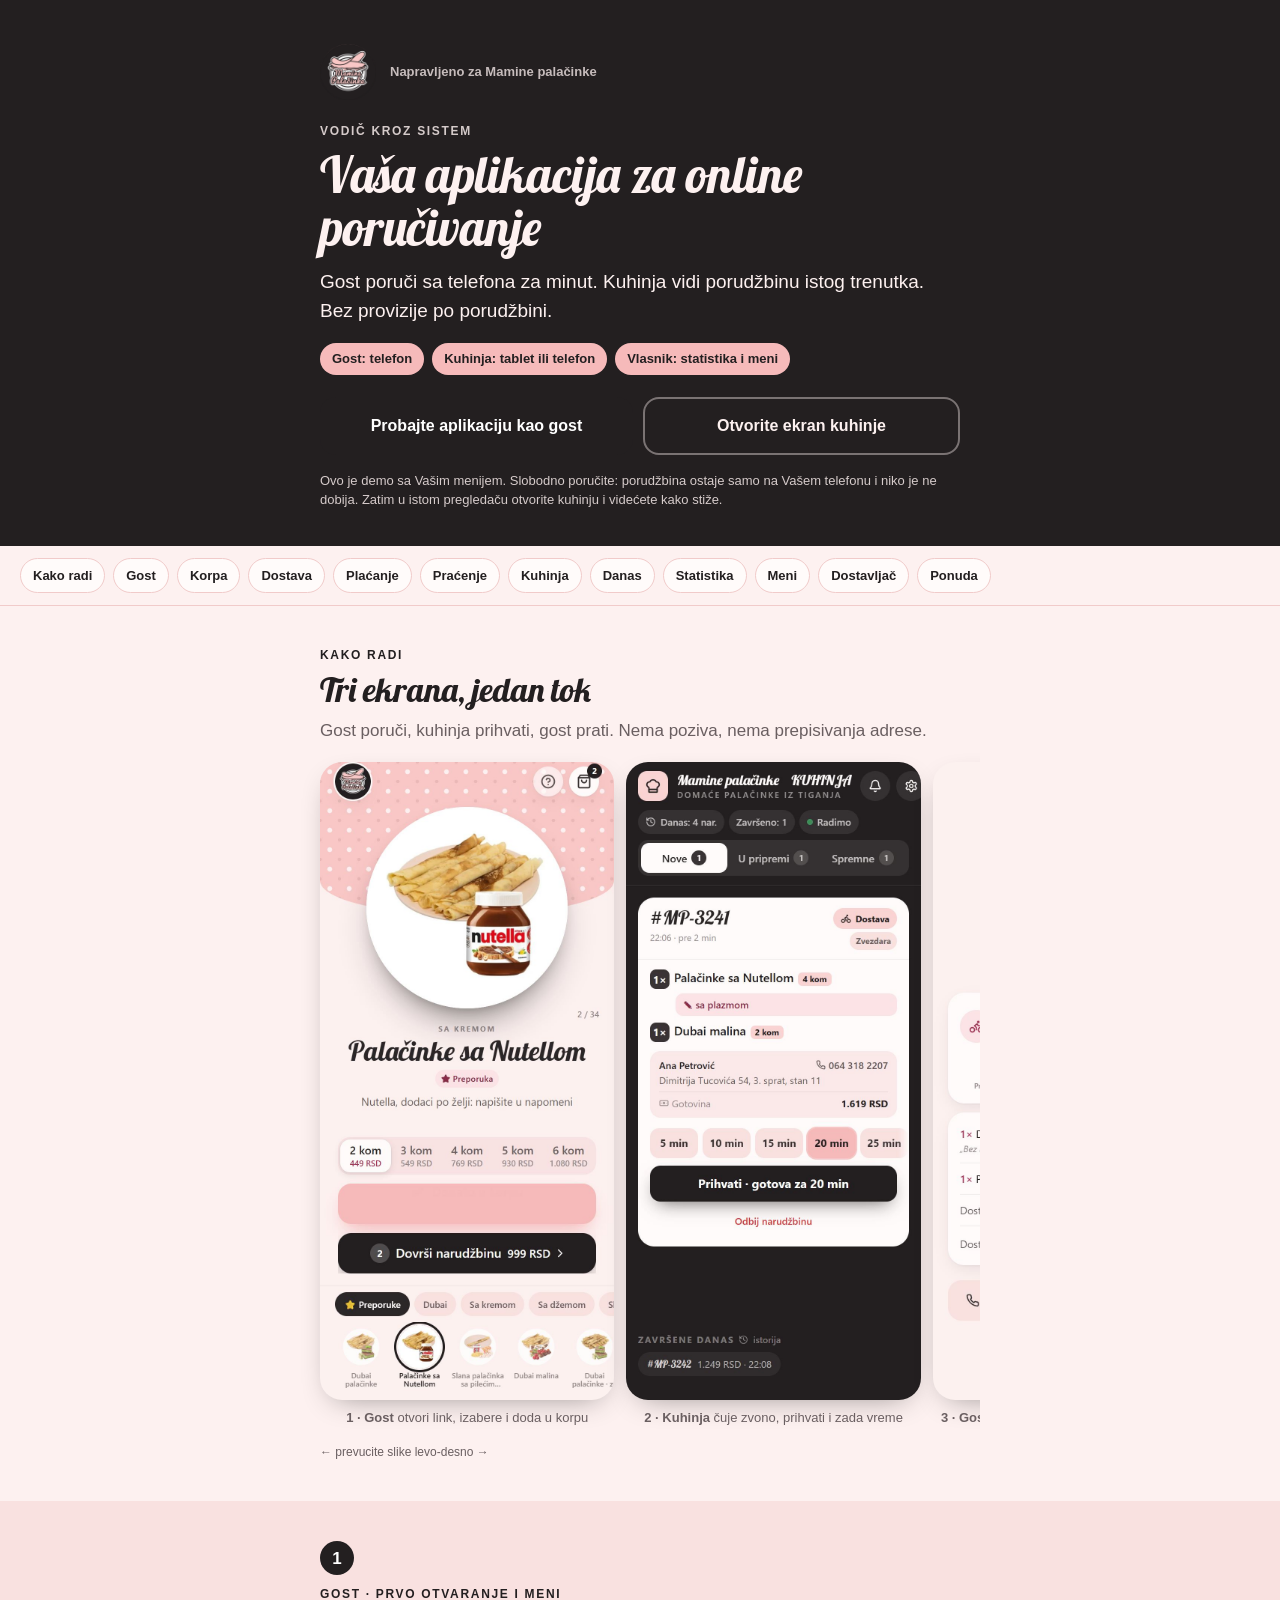
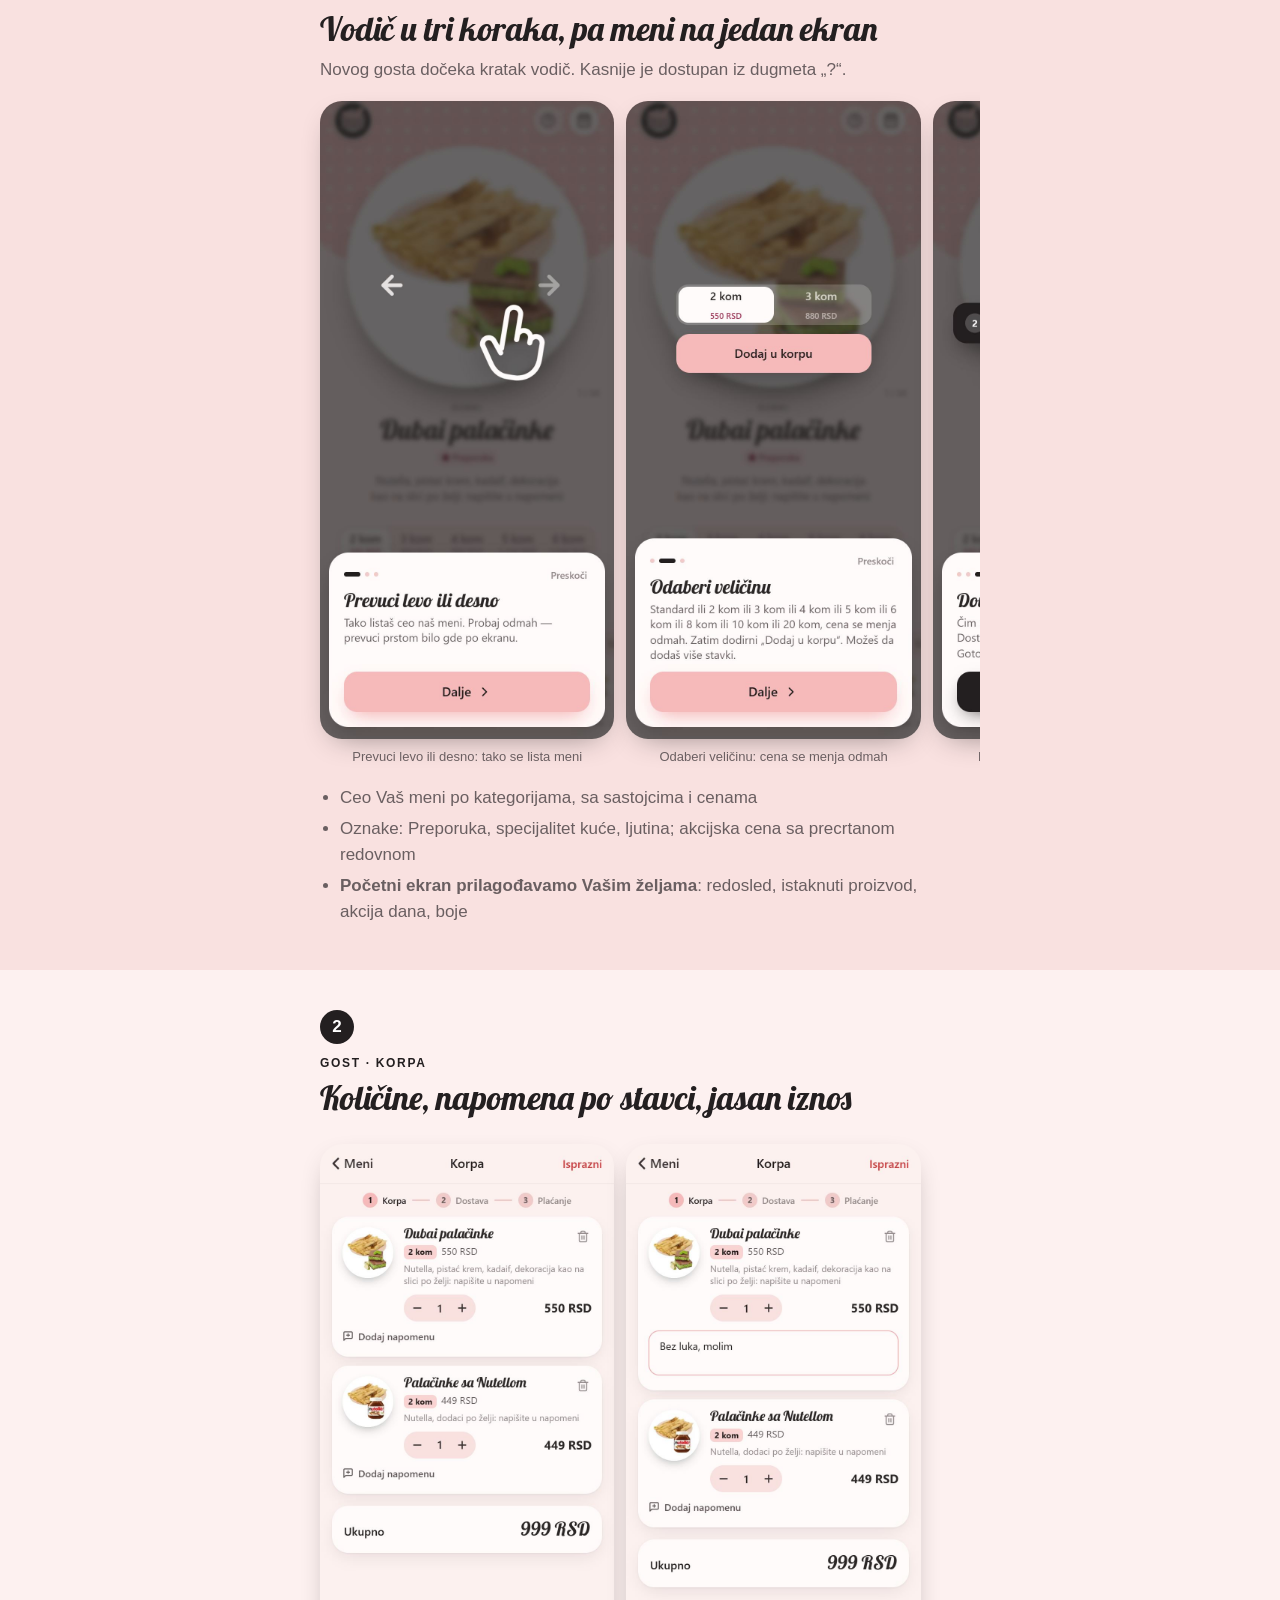
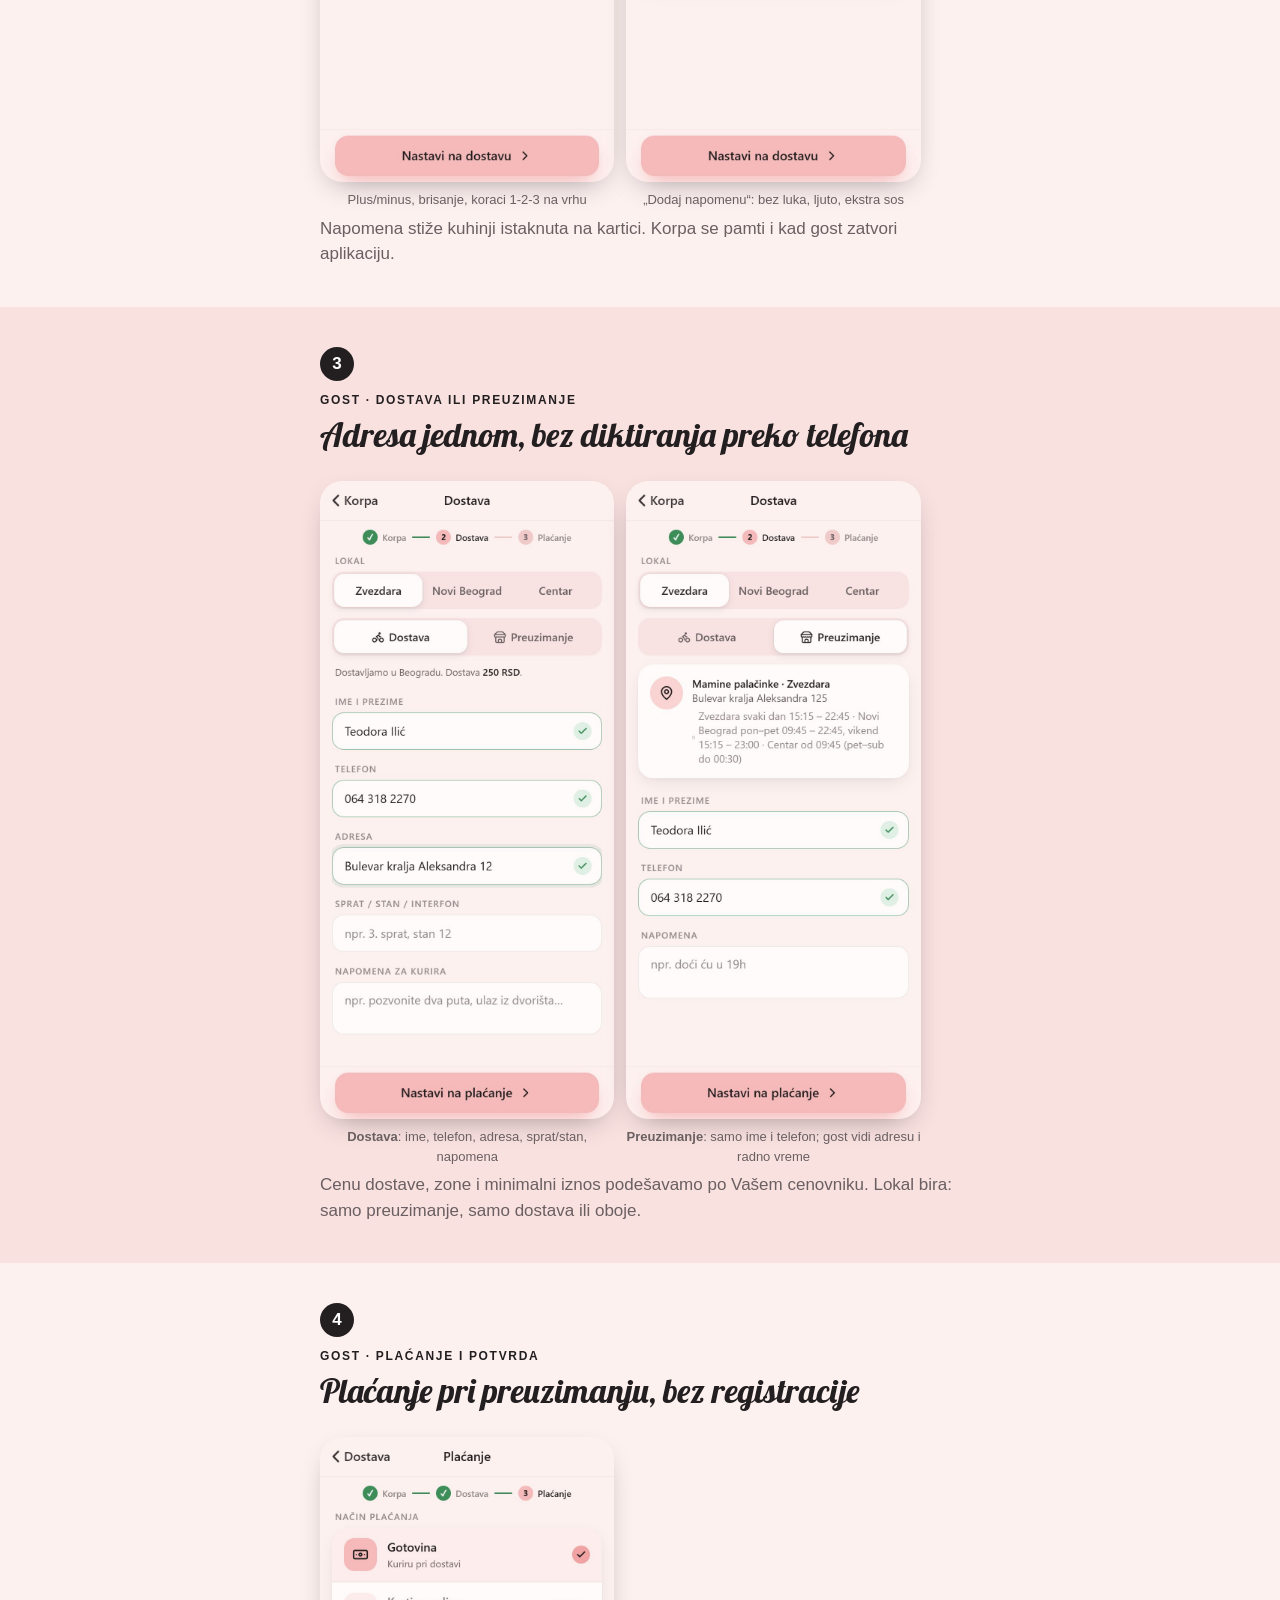
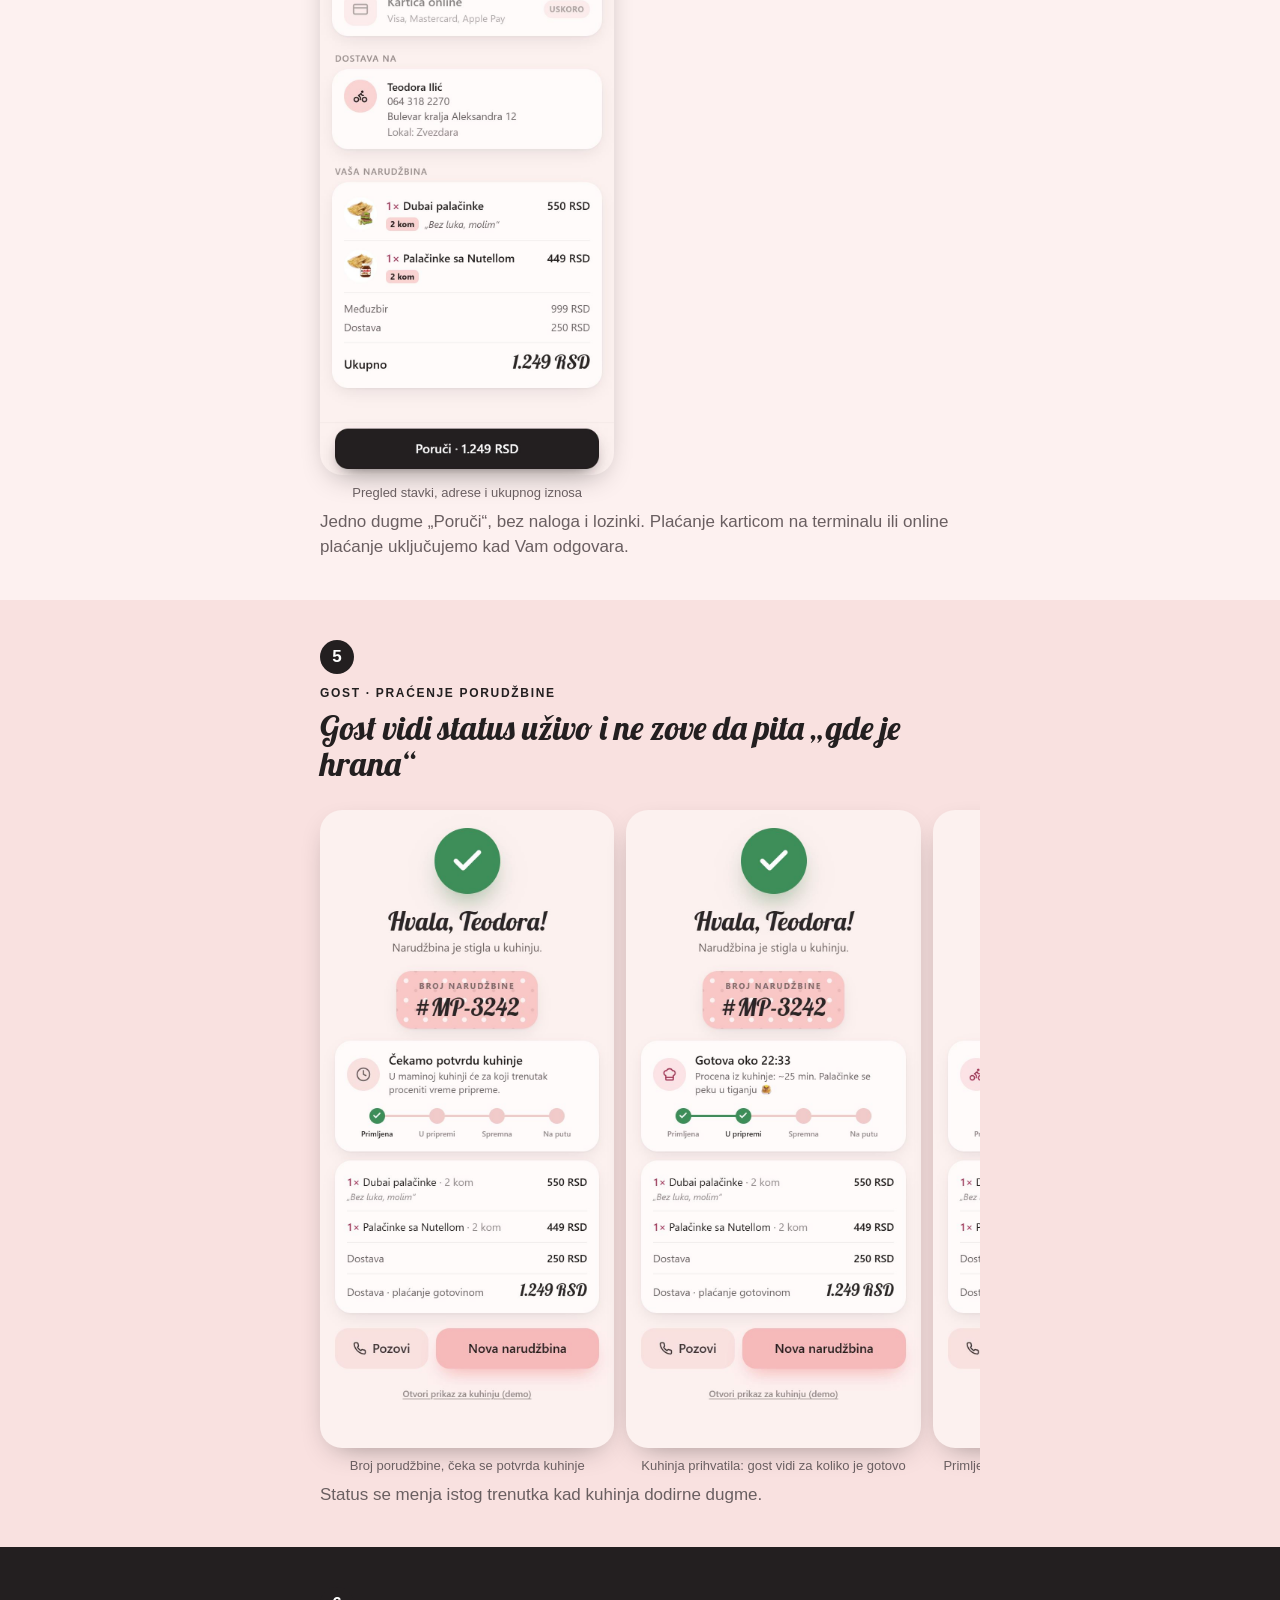
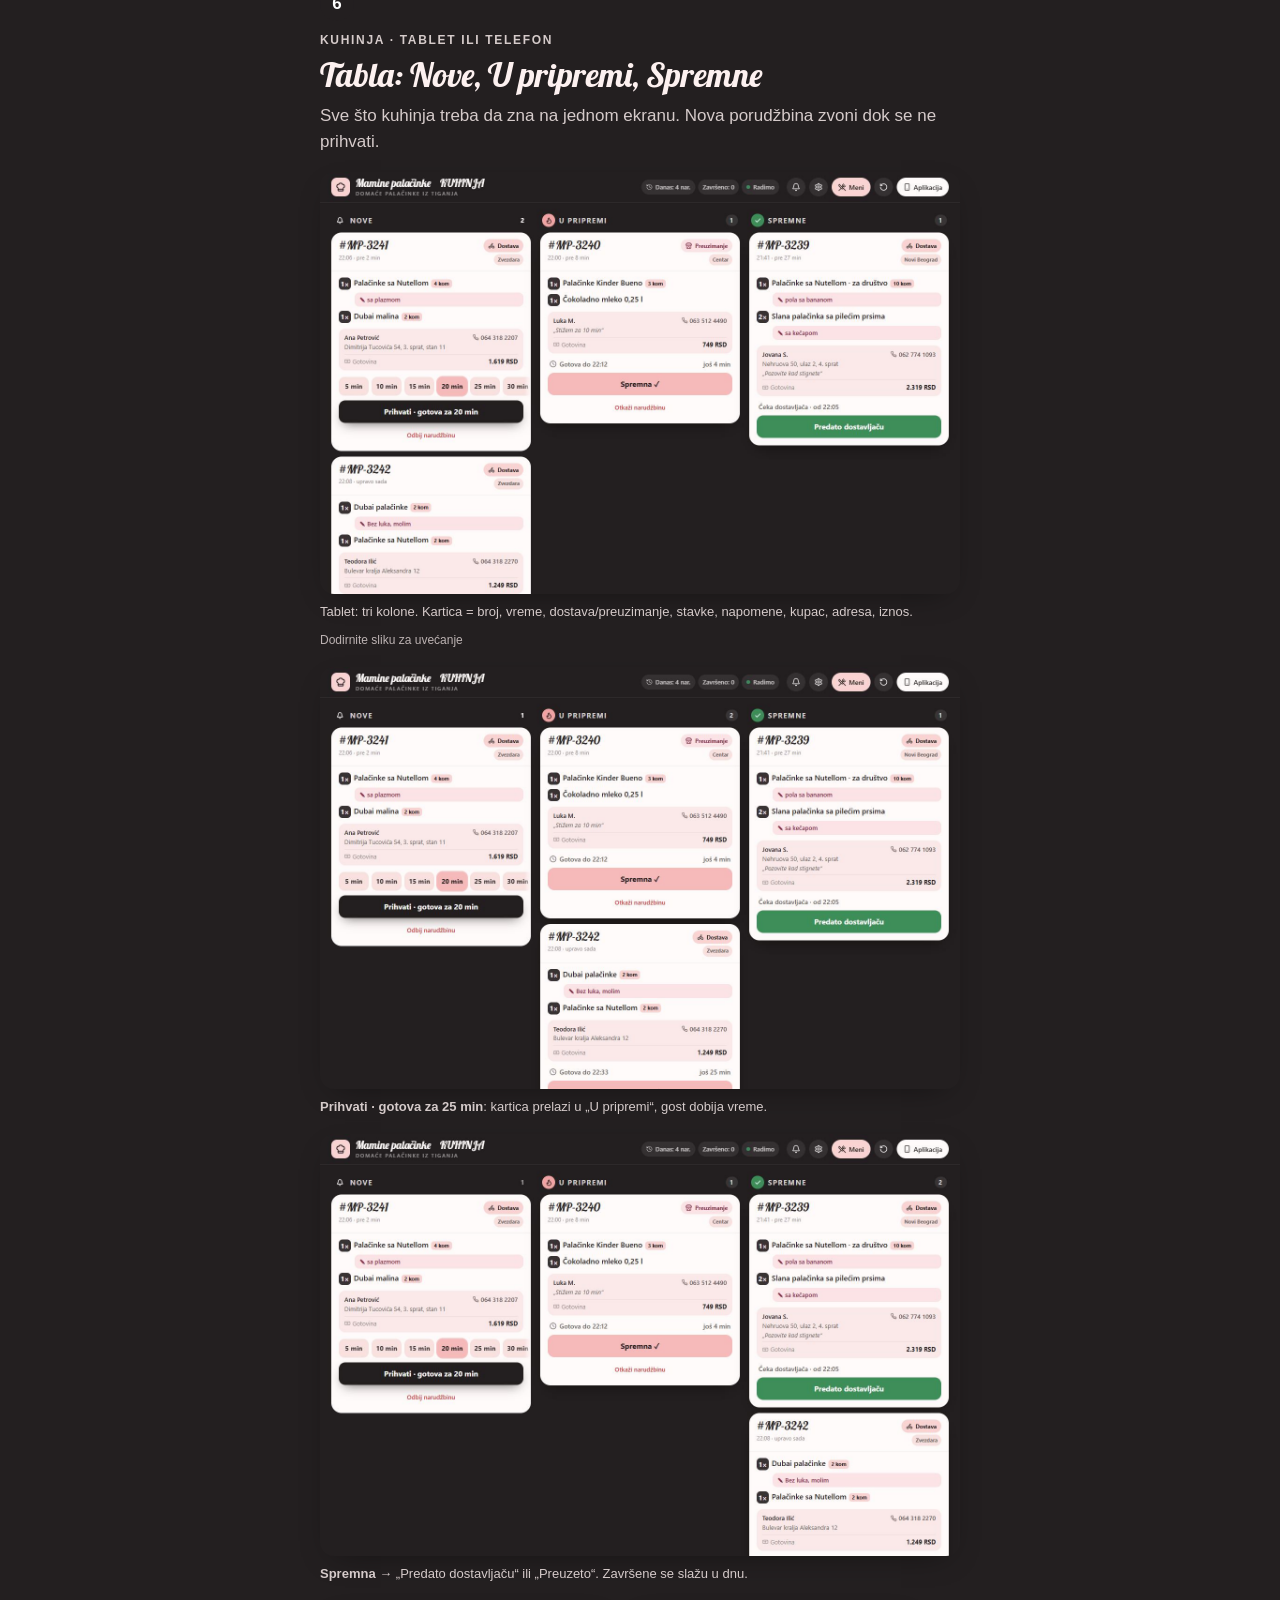
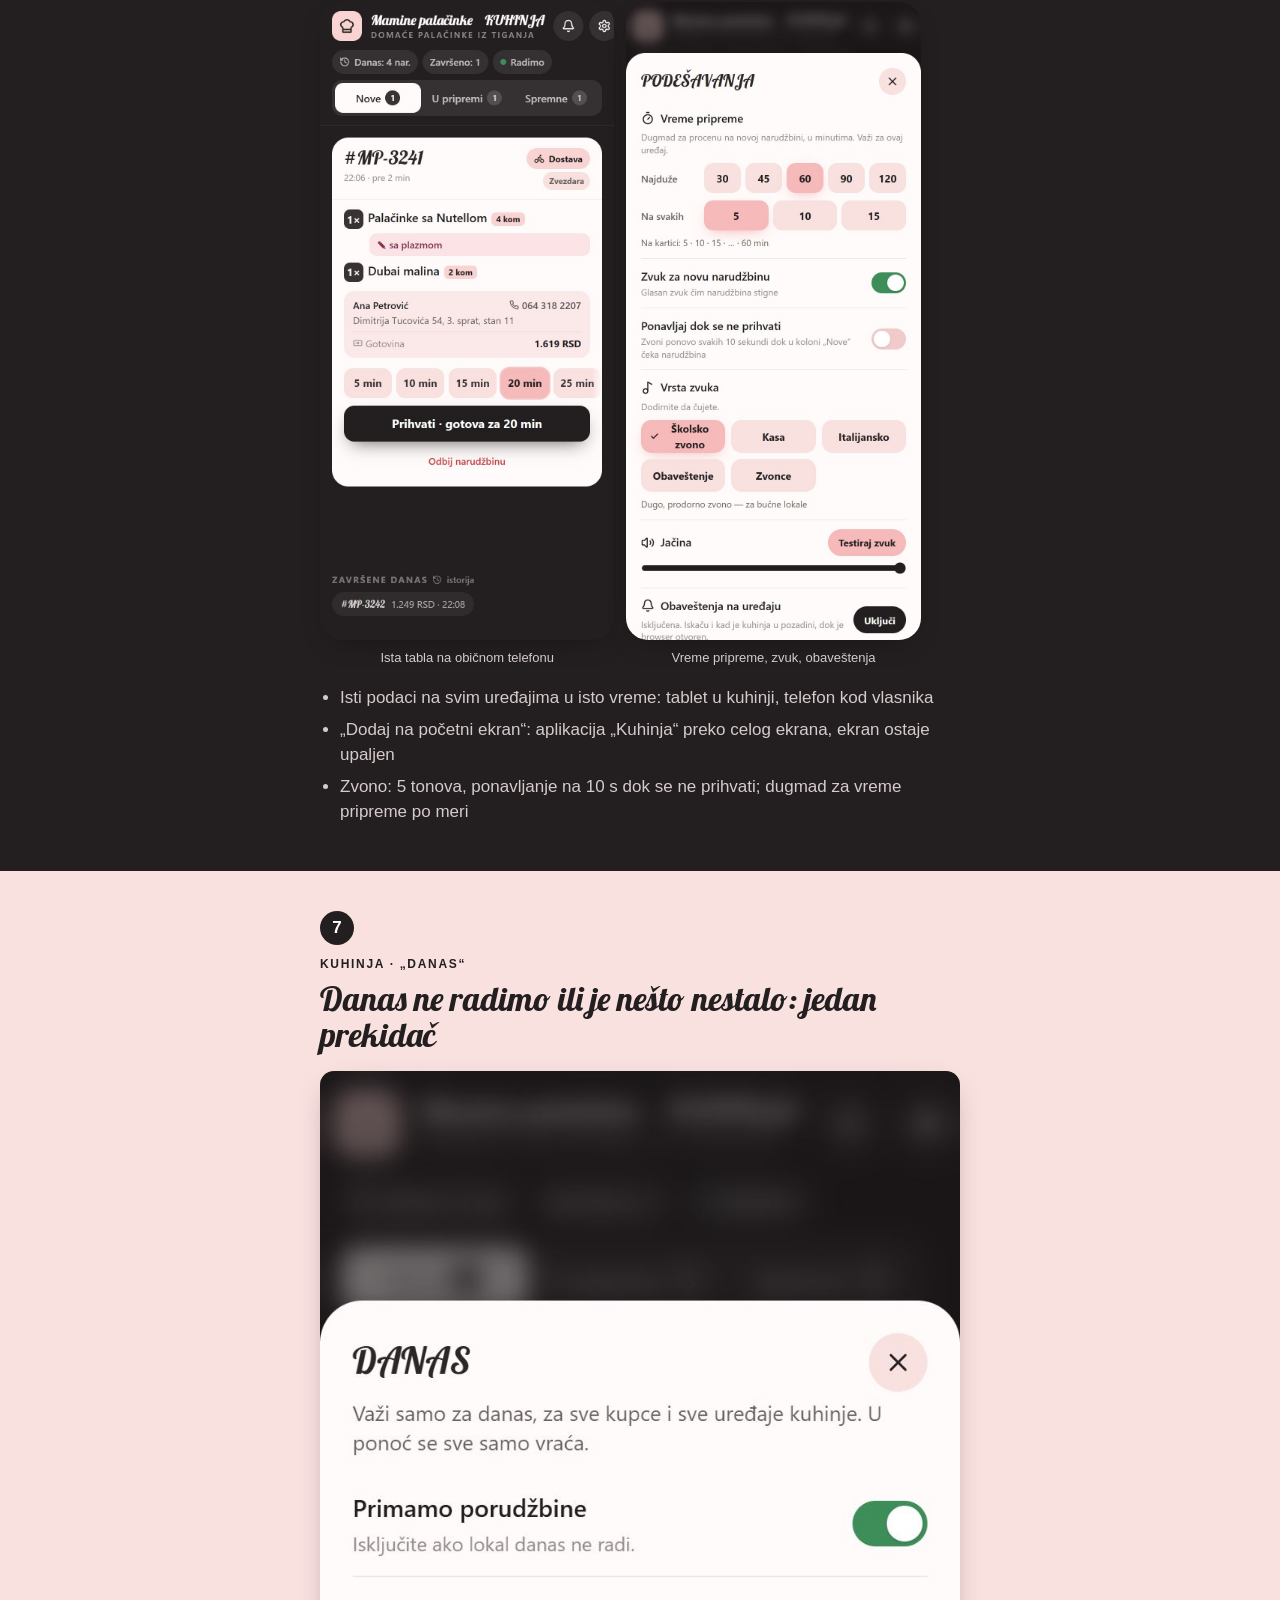
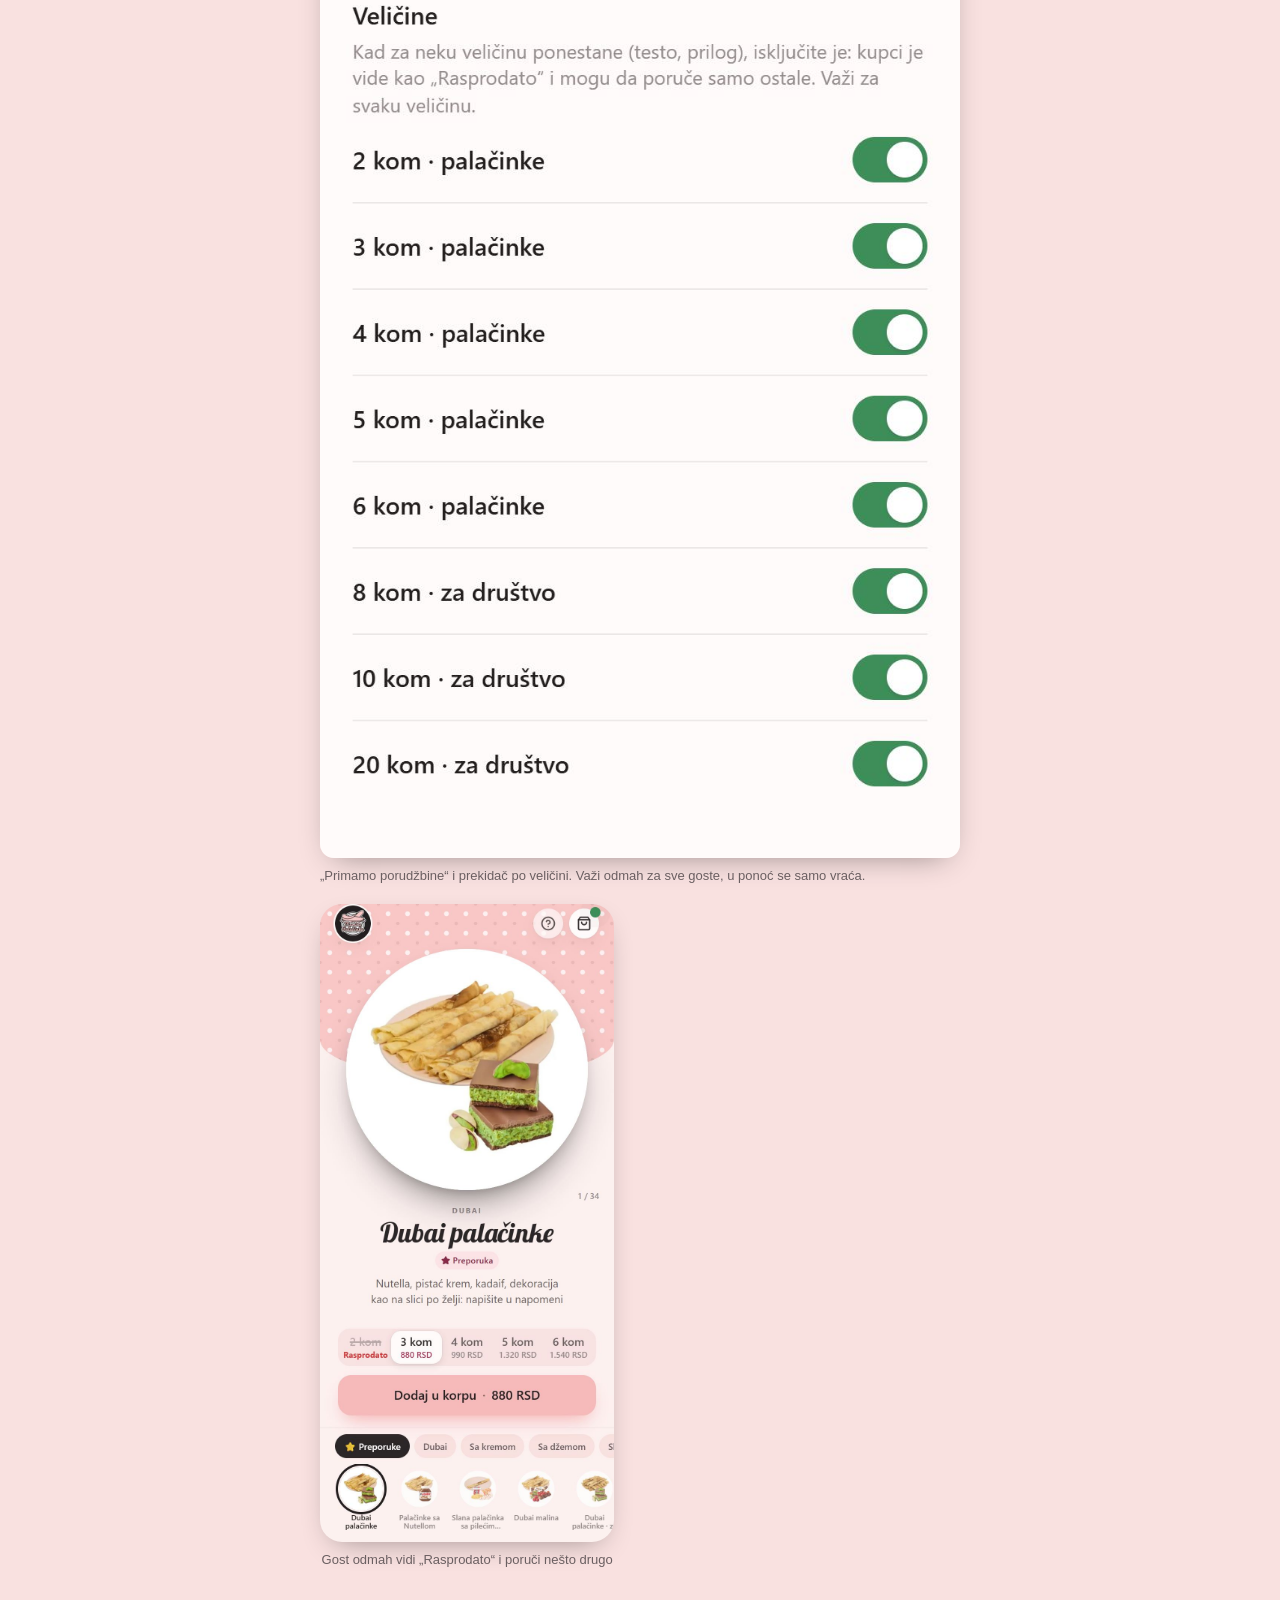
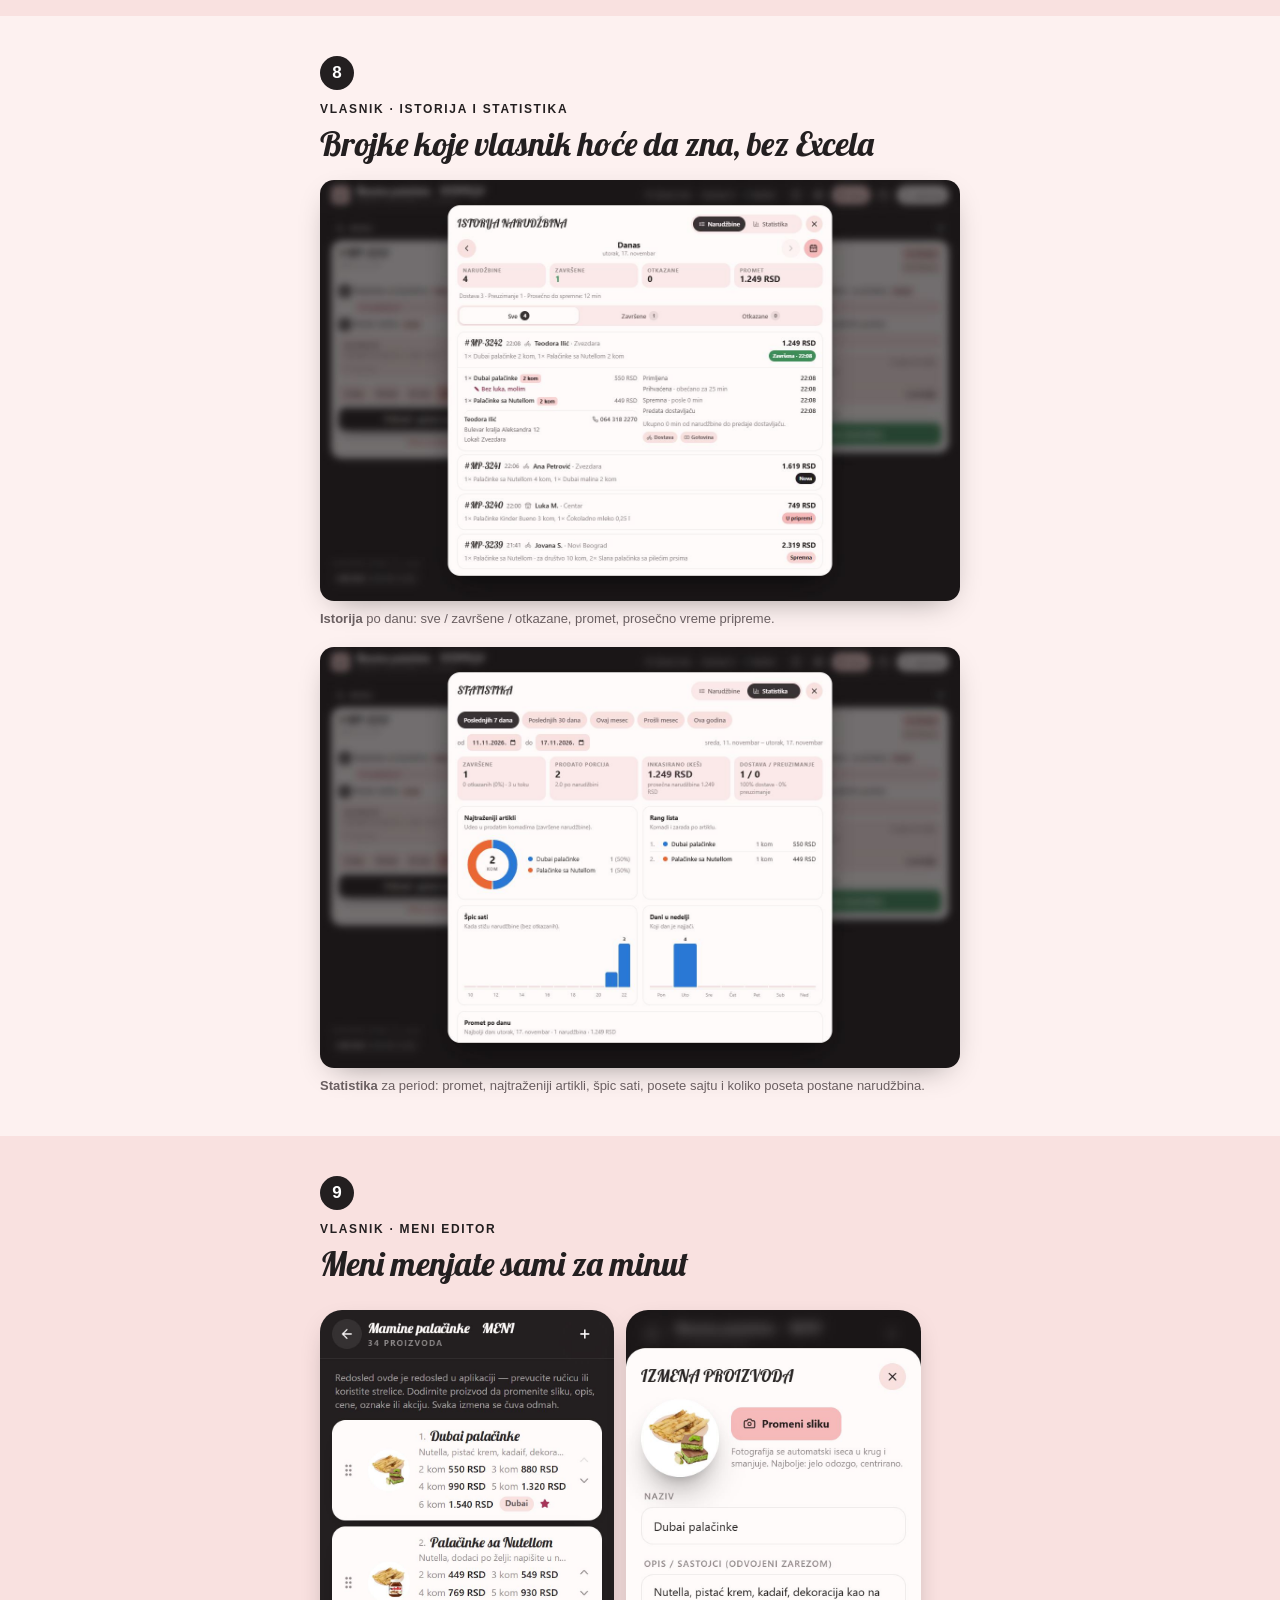
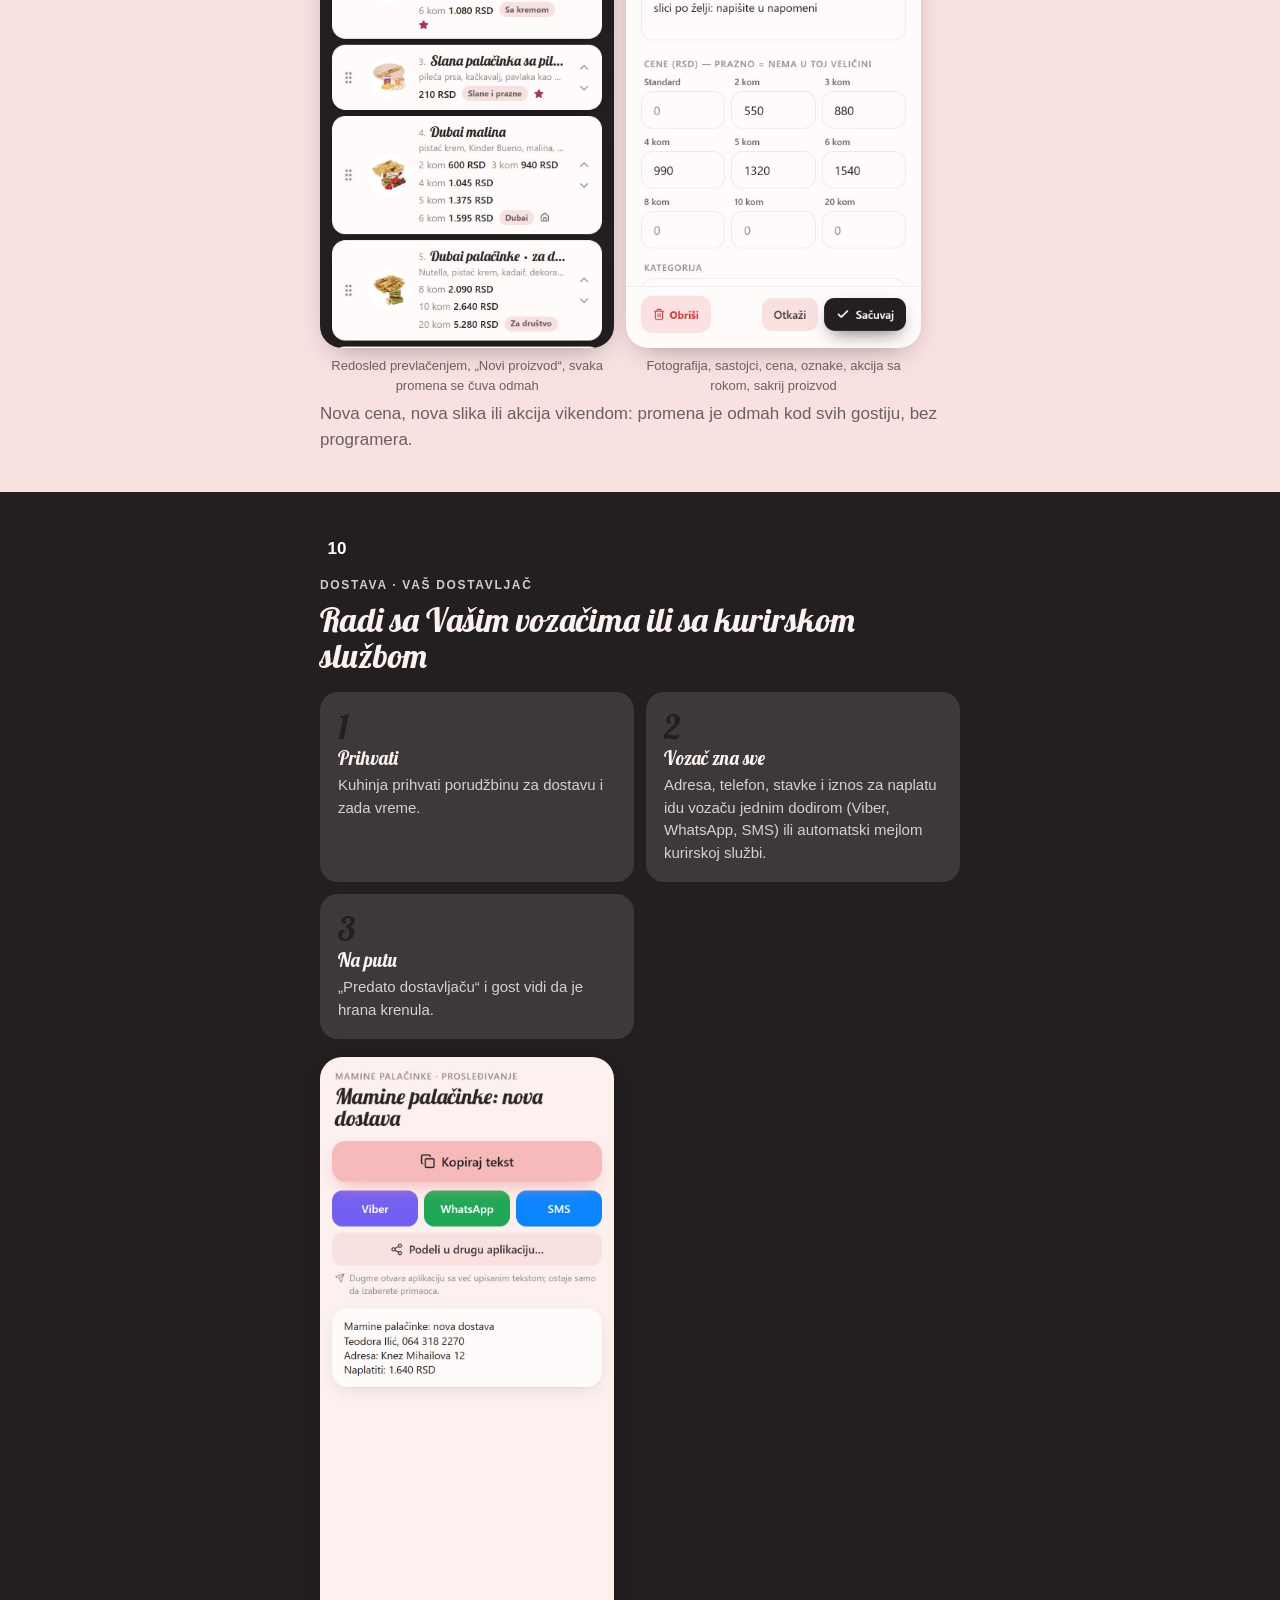
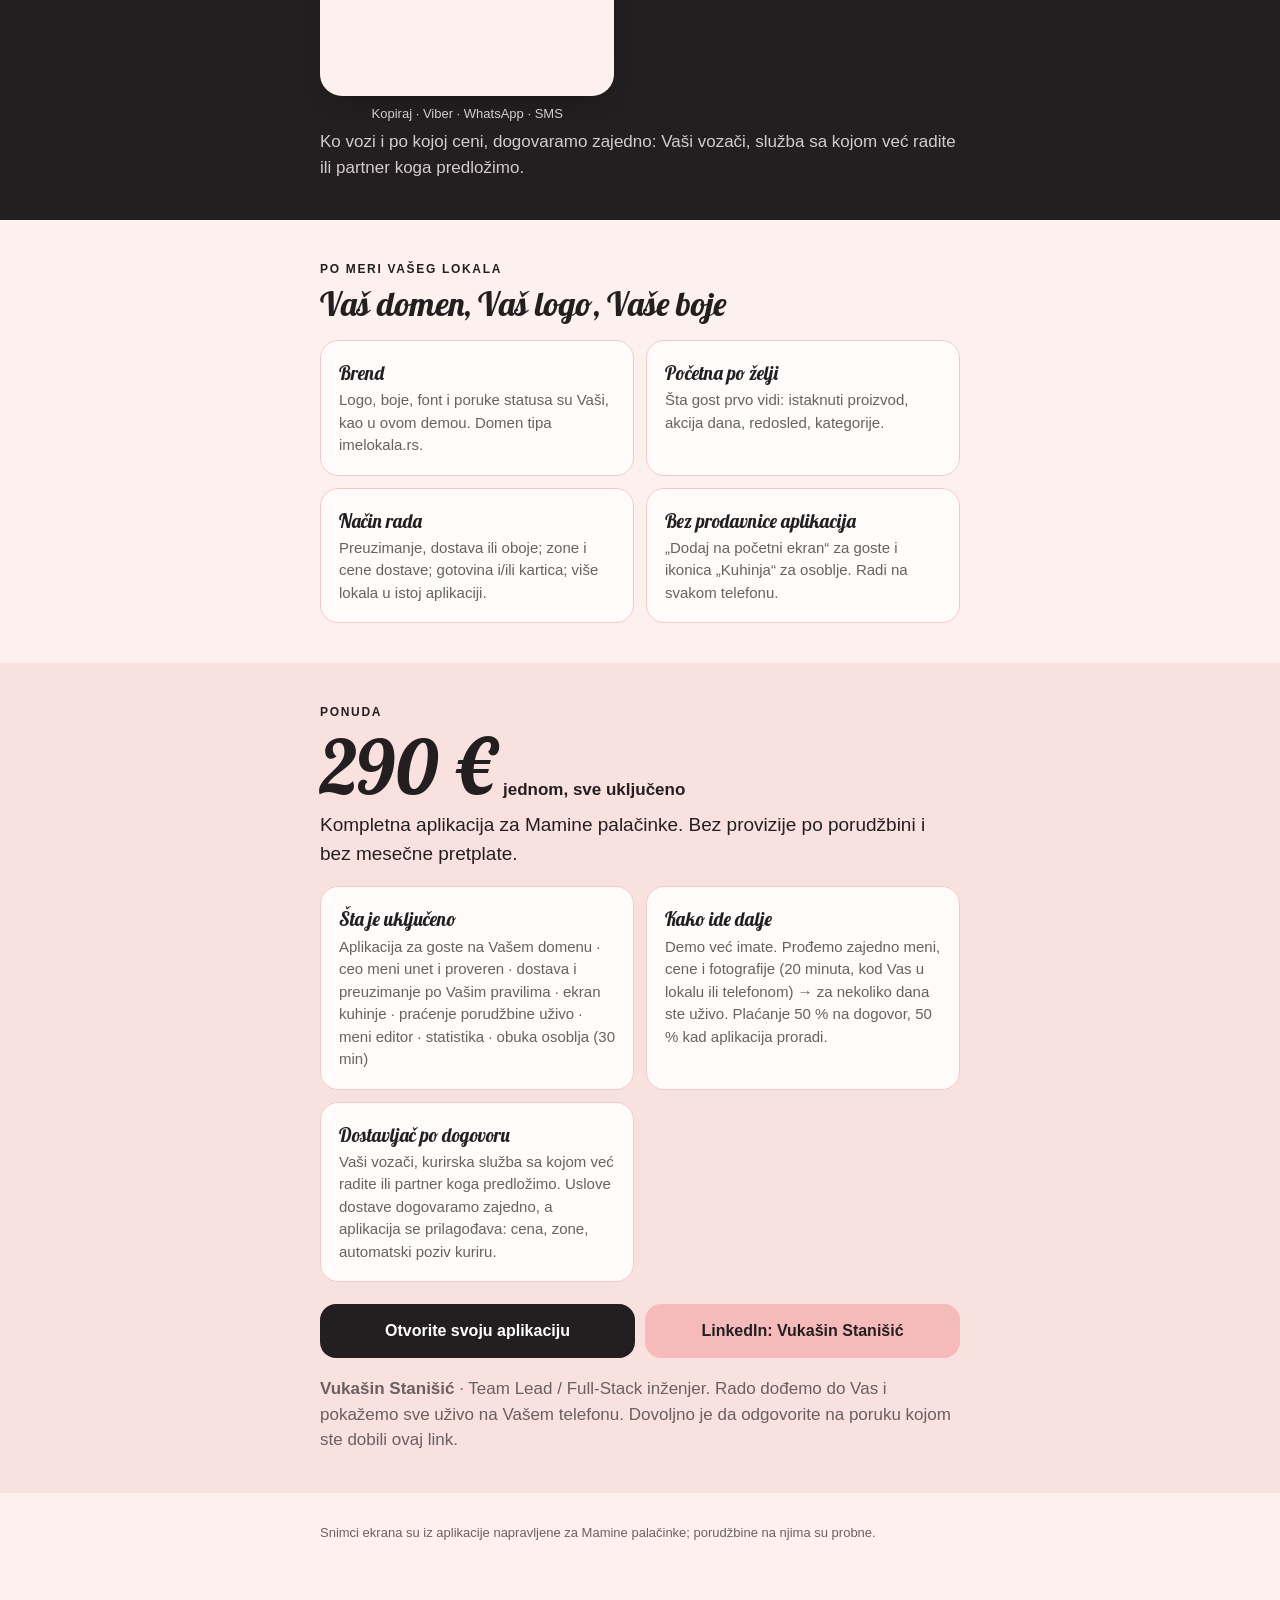
<file: vodic/index.html>
<!DOCTYPE html>
<html lang="sr">
<head>
<meta charset="utf-8">
<meta name="viewport" content="width=device-width, initial-scale=1">
<title>Mamine palačinke · vodič kroz aplikaciju</title>
<meta name="description" content="Kako radi aplikacija za online poručivanje napravljena za Mamine palačinke: gost, kuhinja, vlasnik.">
<meta name="theme-color" content="#231F20">
<link rel="icon" href="https://vukasin00.github.io/mamine-palacinke/favicon.png">
<meta property="og:title" content="Mamine palačinke · Vaša aplikacija za poručivanje">
<meta property="og:description" content="Vodič kroz sistem: kako gost poručuje, kako kuhinja prima porudžbine i šta vlasnik vidi.">
<meta property="og:image" content="https://vukasin00.github.io/mamine-palacinke/icon-512.png">
<style>
/* self-hosted display font (latin + latin-ext for Serbian diacritics); https://vukasin00.github.io/mamine-palacinke/ is filled in by vite.config.ts */
@font-face {
  font-family: 'Lobster';
  font-style: normal;
  font-weight: 400;
  font-display: swap;
  src: url(https://vukasin00.github.io/mamine-palacinke/fonts/lobster-400-latin-ext.woff2) format('woff2');
  unicode-range: U+0100-02BA, U+02BD-02C5, U+02C7-02CC, U+02CE-02D7, U+02DD-02FF, U+0304, U+0308, U+0329, U+1D00-1DBF, U+1E00-1E9F, U+1EF2-1EFF, U+2020, U+20A0-20AB, U+20AD-20C4, U+2113, U+2C60-2C7F, U+A720-A7FF;
}
@font-face {
  font-family: 'Lobster';
  font-style: normal;
  font-weight: 400;
  font-display: swap;
  src: url(https://vukasin00.github.io/mamine-palacinke/fonts/lobster-400-latin.woff2) format('woff2');
  unicode-range: U+0000-00FF, U+0131, U+0152-0153, U+02BB-02BC, U+02C6, U+02DA, U+02DC, U+0304, U+0308, U+0329, U+2000-206F, U+20AC, U+2122, U+2191, U+2193, U+2212, U+2215, U+FEFF, U+FFFD;
}

  :root{--bg:#FDF1F0;--card:#FFFBFA;--inset:#F9E1E0;--line:#F1CBCA;--primary:#F6BABA;--on-primary:#231F20;--dark:#231F20;--dark2:#2B2627;--cta:#231F20;--ink:#231F20;--ink2:#6A5F61;--display:"Lobster", "Brush Script MT", Georgia, cursive}
  *{box-sizing:border-box;margin:0;padding:0}
  html{scroll-behavior:smooth;-webkit-text-size-adjust:100%}
  body{font-family:-apple-system,BlinkMacSystemFont,"Segoe UI",Roboto,Inter,Arial,sans-serif;background:var(--bg);color:var(--ink);line-height:1.5;font-size:17px}
  .wrap{max-width:680px;margin:0 auto;padding:0 20px}
  h1,h2,h3,.big{font-family:var(--display);font-weight:400;letter-spacing:0;text-transform:none;line-height:1.06}
  h1{font-size:clamp(31px,8.2vw,50px)}
  h2{font-size:clamp(23px,6.0vw,34px);margin-bottom:10px}
  h3{font-size:19px}
  p{color:var(--ink2)}
  .eyebrow{font-size:12px;font-weight:700;letter-spacing:.14em;text-transform:uppercase;color:var(--cta);margin-bottom:8px}
  .lead{font-size:19px;color:var(--ink)}
  .dark{background:var(--dark);color:var(--bg)}
  .dark p,.dark li{color:var(--bg);opacity:.82}
  .dark .lead{color:var(--bg);opacity:1}
  .alt{background:var(--inset)}
  section{padding:40px 0}
  header.hero{padding:44px 0 36px}
  .brand{display:flex;align-items:center;gap:14px;margin-bottom:22px}
  .brand img{height:56px;width:auto;max-width:200px;object-fit:contain;border-radius:14px}
  .brand span{font-size:13px;font-weight:600;opacity:.75}
  .pills{display:flex;flex-wrap:wrap;gap:8px;margin-top:18px}
  .pill{background:var(--primary);color:var(--on-primary);border-radius:999px;padding:6px 12px;font-size:13px;font-weight:600}
  .btns{display:flex;flex-direction:column;gap:10px;margin-top:22px}
  .btn{display:flex;align-items:center;justify-content:center;gap:8px;padding:15px 18px;border-radius:16px;font-weight:700;text-decoration:none;font-size:16px;text-align:center}
  .btn-cta{background:var(--cta);color:#fff}
  .btn-primary{background:var(--primary);color:var(--on-primary)}
  .btn-ghost{background:transparent;color:var(--bg);border:2px solid color-mix(in srgb,var(--bg) 40%,transparent)}
  .small{font-size:13px}
  .toc{display:flex;gap:8px;overflow-x:auto;padding:12px 20px;scrollbar-width:none;background:var(--bg);position:sticky;top:0;z-index:5;border-bottom:1px solid var(--line)}
  .toc::-webkit-scrollbar{display:none}
  .toc a{white-space:nowrap;background:var(--card);border:1px solid var(--line);border-radius:999px;padding:7px 12px;font-size:13px;font-weight:600;color:var(--ink);text-decoration:none}
  .num{display:inline-flex;align-items:center;justify-content:center;width:34px;height:34px;border-radius:50%;background:var(--cta);color:#fff;font-weight:800;font-size:17px;margin-bottom:10px}
  ul{padding-left:20px;margin:12px 0 0}
  li{color:var(--ink2);margin-bottom:6px}
  b{font-weight:700;color:inherit}
  .strip{display:flex;gap:12px;overflow-x:auto;scroll-snap-type:x mandatory;padding:18px 20px 6px;margin:0 -20px;scrollbar-width:none;-webkit-overflow-scrolling:touch}
  .strip::-webkit-scrollbar{display:none}
  .shot{flex:0 0 72%;max-width:300px;scroll-snap-align:center}
  .shot img{width:100%;height:auto;border-radius:22px;display:block;background:var(--dark2);box-shadow:0 10px 30px -14px rgba(0,0,0,.45)}
  .shot p{font-size:13px;margin-top:8px;text-align:center}
  .tab{margin-top:18px}
  .tab img{width:100%;height:auto;border-radius:14px;display:block;cursor:zoom-in;box-shadow:0 10px 30px -14px rgba(0,0,0,.45)}
  .tab p{font-size:13px;margin-top:8px}
  .hint{font-size:12px;color:var(--ink2);margin-top:10px}
  .dark .hint{color:var(--bg);opacity:.7}
  .steps,.cards{display:grid;gap:12px;margin-top:18px}
  .step{background:var(--inset);border-radius:18px;padding:18px}
  .dark .step{background:color-mix(in srgb,var(--bg) 12%,var(--dark))}
  .step .big{font-size:34px;color:var(--cta);line-height:1}
  .step h3,.card h3{margin:4px 0 6px}
  .step p,.card p{font-size:15px}
  .card{background:var(--card);border-radius:18px;padding:18px;border:1px solid var(--line)}
  .price{display:flex;align-items:baseline;gap:10px;flex-wrap:wrap}
  .price .big{font-size:76px;color:var(--cta);line-height:1}
  a{color:var(--cta)}
  footer{padding:30px 0 60px;font-size:13px;color:var(--ink2)}
  .lb{position:fixed;inset:0;background:rgba(10,10,10,.96);display:none;z-index:50;overflow:auto;-webkit-overflow-scrolling:touch}
  .lb.on{display:block}
  .lb img{display:block;width:auto;max-width:none;min-width:100%;margin:0 auto}
  .lb .close{position:fixed;top:14px;right:14px;background:#fff;color:#111;border:0;border-radius:999px;padding:10px 16px;font-weight:700;font-size:15px;z-index:51}
  @media (min-width:700px){.steps,.cards{grid-template-columns:1fr 1fr}.btns{flex-direction:row}.btn{flex:1}.shot{flex-basis:46%}}
</style>
</head>
<body>

<header class="hero dark">
  <div class="wrap">
    <div class="brand"><img src="https://vukasin00.github.io/mamine-palacinke/logo.png" alt="Mamine palačinke"><span>Napravljeno za Mamine palačinke</span></div>
    <p class="eyebrow">Vodič kroz sistem</p>
    <h1>Vaša aplikacija za online poručivanje</h1>
    <p class="lead" style="margin-top:14px">Gost poruči sa telefona za minut. Kuhinja vidi porudžbinu istog trenutka. Bez provizije po porudžbini.</p>
    <div class="pills"><span class="pill">Gost: telefon</span><span class="pill">Kuhinja: tablet ili telefon</span><span class="pill">Vlasnik: statistika i meni</span></div>
    <div class="btns">
      <a class="btn btn-cta" href="https://vukasin00.github.io/mamine-palacinke/">Probajte aplikaciju kao gost</a>
      <a class="btn btn-ghost" href="https://vukasin00.github.io/mamine-palacinke/kuhinja">Otvorite ekran kuhinje</a>
    </div>
    <p class="small" style="margin-top:16px">Ovo je demo sa Vašim menijem. Slobodno poručite: porudžbina ostaje samo na Vašem telefonu i niko je ne dobija. Zatim u istom pregledaču otvorite kuhinju i videćete kako stiže.</p>
  </div>
</header>

<nav class="toc">
  <a href="#kako">Kako radi</a><a href="#gost">Gost</a><a href="#korpa">Korpa</a><a href="#dostava">Dostava</a><a href="#placanje">Plaćanje</a><a href="#pracenje">Praćenje</a><a href="#kuhinja">Kuhinja</a><a href="#danas">Danas</a><a href="#statistika">Statistika</a><a href="#meni">Meni</a><a href="#kurir">Dostavljač</a><a href="#ponuda">Ponuda</a>
</nav>

<section id="kako">
  <div class="wrap">
    <p class="eyebrow">Kako radi</p>
    <h2>Tri ekrana, jedan tok</h2>
    <p>Gost poruči, kuhinja prihvati, gost prati. Nema poziva, nema prepisivanja adrese.</p>
    <div class="strip">
      <div class="shot"><img src="img/home-added.jpg" alt="Gost dodaje u korpu" loading="lazy"><p><b>1 · Gost</b> otvori link, izabere i doda u korpu</p></div>
      <div class="shot"><img src="img/kuhinja-tel.jpg" alt="Kuhinja na telefonu" loading="lazy"><p><b>2 · Kuhinja</b> čuje zvono, prihvati i zada vreme</p></div>
      <div class="shot"><img src="img/status2.jpg" alt="Gost prati status" loading="lazy"><p><b>3 · Gost</b> uživo vidi: u pripremi, spremna, na putu</p></div>
    </div>
    <p class="hint">← prevucite slike levo-desno →</p>
  </div>
</section>

<section id="gost" class="alt">
  <div class="wrap">
    <span class="num">1</span>
    <p class="eyebrow">Gost · prvo otvaranje i meni</p>
    <h2>Vodič u tri koraka, pa meni na jedan ekran</h2>
    <p>Novog gosta dočeka kratak vodič. Kasnije je dostupan iz dugmeta „?“.</p>
    <div class="strip">
      <div class="shot"><img src="img/tut1.jpg" alt="Vodič korak 1" loading="lazy"><p>Prevuci levo ili desno: tako se lista meni</p></div>
      <div class="shot"><img src="img/tut2.jpg" alt="Vodič korak 2" loading="lazy"><p>Odaberi veličinu: cena se menja odmah</p></div>
      <div class="shot"><img src="img/tut3.jpg" alt="Vodič korak 3" loading="lazy"><p>Dovrši narudžbinu: gotovo za minut</p></div>
      <div class="shot"><img src="img/home.jpg" alt="Početni ekran" loading="lazy"><p>Jedan proizvod po ekranu, velika fotografija</p></div>
      <div class="shot"><img src="img/home-added.jpg" alt="Dodato u korpu" loading="lazy"><p>Brojač na korpi i dugme sa iznosom</p></div>
    </div>
    <ul>
      <li>Ceo Vaš meni po kategorijama, sa sastojcima i cenama</li>
      <li>Oznake: Preporuka, specijalitet kuće, ljutina; akcijska cena sa precrtanom redovnom</li>
      <li><b>Početni ekran prilagođavamo Vašim željama</b>: redosled, istaknuti proizvod, akcija dana, boje</li>
    </ul>
  </div>
</section>

<section id="korpa">
  <div class="wrap">
    <span class="num">2</span>
    <p class="eyebrow">Gost · korpa</p>
    <h2>Količine, napomena po stavci, jasan iznos</h2>
    <div class="strip">
      <div class="shot"><img src="img/korpa.jpg" alt="Korpa" loading="lazy"><p>Plus/minus, brisanje, koraci 1-2-3 na vrhu</p></div>
      <div class="shot"><img src="img/korpa-note.jpg" alt="Napomena" loading="lazy"><p>„Dodaj napomenu“: bez luka, ljuto, ekstra sos</p></div>
    </div>
    <p>Napomena stiže kuhinji istaknuta na kartici. Korpa se pamti i kad gost zatvori aplikaciju.</p>
  </div>
</section>

<section id="dostava" class="alt">
  <div class="wrap">
    <span class="num">3</span>
    <p class="eyebrow">Gost · dostava ili preuzimanje</p>
    <h2>Adresa jednom, bez diktiranja preko telefona</h2>
    <div class="strip">
      <div class="shot"><img src="img/dostava-full.jpg" alt="Forma za dostavu" loading="lazy"><p><b>Dostava</b>: ime, telefon, adresa, sprat/stan, napomena</p></div>
      <div class="shot"><img src="img/preuzimanje.jpg" alt="Preuzimanje" loading="lazy"><p><b>Preuzimanje</b>: samo ime i telefon; gost vidi adresu i radno vreme</p></div>
    </div>
    <p>Cenu dostave, zone i minimalni iznos podešavamo po Vašem cenovniku. Lokal bira: samo preuzimanje, samo dostava ili oboje.</p>
  </div>
</section>

<section id="placanje">
  <div class="wrap">
    <span class="num">4</span>
    <p class="eyebrow">Gost · plaćanje i potvrda</p>
    <h2>Plaćanje pri preuzimanju, bez registracije</h2>
    <div class="strip">
      <div class="shot"><img src="img/placanje.jpg" alt="Plaćanje" loading="lazy"><p>Pregled stavki, adrese i ukupnog iznosa</p></div>
    </div>
    <p>Jedno dugme „Poruči“, bez naloga i lozinki. Plaćanje karticom na terminalu ili online plaćanje uključujemo kad Vam odgovara.</p>
  </div>
</section>

<section id="pracenje" class="alt">
  <div class="wrap">
    <span class="num">5</span>
    <p class="eyebrow">Gost · praćenje porudžbine</p>
    <h2>Gost vidi status uživo i ne zove da pita „gde je hrana“</h2>
    <div class="strip">
      <div class="shot"><img src="img/status1.jpg" alt="Status primljena" loading="lazy"><p>Broj porudžbine, čeka se potvrda kuhinje</p></div>
      <div class="shot"><img src="img/status-priprema.jpg" alt="Status u pripremi" loading="lazy"><p>Kuhinja prihvatila: gost vidi za koliko je gotovo</p></div>
      <div class="shot"><img src="img/status2.jpg" alt="Status na putu" loading="lazy"><p>Primljena → U pripremi → Spremna → Na putu</p></div>
    </div>
    <p>Status se menja istog trenutka kad kuhinja dodirne dugme.</p>
  </div>
</section>

<section id="kuhinja" class="dark">
  <div class="wrap">
    <span class="num">6</span>
    <p class="eyebrow">Kuhinja · tablet ili telefon</p>
    <h2>Tabla: Nove, U pripremi, Spremne</h2>
    <p>Sve što kuhinja treba da zna na jednom ekranu. Nova porudžbina zvoni dok se ne prihvati.</p>
    <div class="tab"><img src="img/kuhinja-tablet.jpg" alt="Kuhinja na tabletu" data-zoom loading="lazy"><p>Tablet: tri kolone. Kartica = broj, vreme, dostava/preuzimanje, stavke, napomene, kupac, adresa, iznos.</p></div>
    <p class="hint">Dodirnite sliku za uvećanje</p>
    <div class="tab"><img src="img/kuhinja-prihvacena.jpg" alt="Prihvaćena porudžbina" data-zoom loading="lazy"><p><b>Prihvati · gotova za 25 min</b>: kartica prelazi u „U pripremi“, gost dobija vreme.</p></div>
    <div class="tab"><img src="img/kuhinja-ceka.jpg" alt="Spremna porudžbina" data-zoom loading="lazy"><p><b>Spremna</b> → „Predato dostavljaču“ ili „Preuzeto“. Završene se slažu u dnu.</p></div>
    <div class="strip">
      <div class="shot"><img src="img/kuhinja-tel.jpg" alt="Kuhinja na telefonu" loading="lazy"><p>Ista tabla na običnom telefonu</p></div>
      <div class="shot"><img src="img/podesavanja.jpg" alt="Podešavanja kuhinje" loading="lazy"><p>Vreme pripreme, zvuk, obaveštenja</p></div>
    </div>
    <ul>
      <li>Isti podaci na svim uređajima u isto vreme: tablet u kuhinji, telefon kod vlasnika</li>
      <li>„Dodaj na početni ekran“: aplikacija „Kuhinja“ preko celog ekrana, ekran ostaje upaljen</li>
      <li>Zvono: 5 tonova, ponavljanje na 10 s dok se ne prihvati; dugmad za vreme pripreme po meri</li>
    </ul>
  </div>
</section>

<section id="danas" class="alt">
  <div class="wrap">
    <span class="num">7</span>
    <p class="eyebrow">Kuhinja · „Danas“</p>
    <h2>Danas ne radimo ili je nešto nestalo: jedan prekidač</h2>
    <div class="tab"><img src="img/danas.jpg" alt="Panel Danas" data-zoom loading="lazy"><p>„Primamo porudžbine“ i prekidač po veličini. Važi odmah za sve goste, u ponoć se samo vraća.</p></div>
    <div class="strip"><div class="shot"><img src="img/rasprodato.jpg" alt="Rasprodato" loading="lazy"><p>Gost odmah vidi „Rasprodato“ i poruči nešto drugo</p></div></div>
  </div>
</section>

<section id="statistika">
  <div class="wrap">
    <span class="num">8</span>
    <p class="eyebrow">Vlasnik · istorija i statistika</p>
    <h2>Brojke koje vlasnik hoće da zna, bez Excela</h2>
    <div class="tab"><img src="img/istorija.jpg" alt="Istorija narudžbina" data-zoom loading="lazy"><p><b>Istorija</b> po danu: sve / završene / otkazane, promet, prosečno vreme pripreme.</p></div>
    <div class="tab"><img src="img/statistika.jpg" alt="Statistika" data-zoom loading="lazy"><p><b>Statistika</b> za period: promet, najtraženiji artikli, špic sati, posete sajtu i koliko poseta postane narudžbina.</p></div>
  </div>
</section>

<section id="meni" class="alt">
  <div class="wrap">
    <span class="num">9</span>
    <p class="eyebrow">Vlasnik · meni editor</p>
    <h2>Meni menjate sami za minut</h2>
    <div class="strip">
      <div class="shot"><img src="img/meni-lista.jpg" alt="Lista proizvoda" loading="lazy"><p>Redosled prevlačenjem, „Novi proizvod“, svaka promena se čuva odmah</p></div>
      <div class="shot"><img src="img/meni-izmena.jpg" alt="Izmena proizvoda" loading="lazy"><p>Fotografija, sastojci, cena, oznake, akcija sa rokom, sakrij proizvod</p></div>
    </div>
    <p>Nova cena, nova slika ili akcija vikendom: promena je odmah kod svih gostiju, bez programera.</p>
  </div>
</section>

<section id="kurir" class="dark">
  <div class="wrap">
    <span class="num">10</span>
    <p class="eyebrow">Dostava · Vaš dostavljač</p>
    <h2>Radi sa Vašim vozačima ili sa kurirskom službom</h2>
    <div class="steps">
      <div class="step"><div class="big">1</div><h3>Prihvati</h3><p>Kuhinja prihvati porudžbinu za dostavu i zada vreme.</p></div>
      <div class="step"><div class="big">2</div><h3>Vozač zna sve</h3><p>Adresa, telefon, stavke i iznos za naplatu idu vozaču jednim dodirom (Viber, WhatsApp, SMS) ili automatski mejlom kurirskoj službi.</p></div>
      <div class="step"><div class="big">3</div><h3>Na putu</h3><p>„Predato dostavljaču“ i gost vidi da je hrana krenula.</p></div>
    </div>
    <div class="strip"><div class="shot"><img src="img/prosledi.jpg" alt="Prosleđivanje vozaču" loading="lazy"><p>Kopiraj · Viber · WhatsApp · SMS</p></div></div>
    <p>Ko vozi i po kojoj ceni, dogovaramo zajedno: Vaši vozači, služba sa kojom već radite ili partner koga predložimo.</p>
  </div>
</section>

<section id="brend">
  <div class="wrap">
    <p class="eyebrow">Po meri Vašeg lokala</p>
    <h2>Vaš domen, Vaš logo, Vaše boje</h2>
    <div class="cards">
      <div class="card"><h3>Brend</h3><p>Logo, boje, font i poruke statusa su Vaši, kao u ovom demou. Domen tipa imelokala.rs.</p></div>
      <div class="card"><h3>Početna po želji</h3><p>Šta gost prvo vidi: istaknuti proizvod, akcija dana, redosled, kategorije.</p></div>
      <div class="card"><h3>Način rada</h3><p>Preuzimanje, dostava ili oboje; zone i cene dostave; gotovina i/ili kartica; više lokala u istoj aplikaciji.</p></div>
      <div class="card"><h3>Bez prodavnice aplikacija</h3><p>„Dodaj na početni ekran“ za goste i ikonica „Kuhinja“ za osoblje. Radi na svakom telefonu.</p></div>
    </div>
  </div>
</section>

<section id="ponuda" class="alt">
  <div class="wrap">
    <p class="eyebrow">Ponuda</p>
    <div class="price"><span class="big">290 €</span><span style="font-weight:700">jednom, sve uključeno</span></div>
    <p class="lead" style="margin-top:6px">Kompletna aplikacija za Mamine palačinke. Bez provizije po porudžbini i bez mesečne pretplate.</p>
    <div class="cards">
      <div class="card"><h3>Šta je uključeno</h3><p>Aplikacija za goste na Vašem domenu · ceo meni unet i proveren · dostava i preuzimanje po Vašim pravilima · ekran kuhinje · praćenje porudžbine uživo · meni editor · statistika · obuka osoblja (30 min)</p></div>
      <div class="card"><h3>Kako ide dalje</h3><p>Demo već imate. Prođemo zajedno meni, cene i fotografije (20 minuta, kod Vas u lokalu ili telefonom) → za nekoliko dana ste uživo. Plaćanje 50 % na dogovor, 50 % kad aplikacija proradi.</p></div>
      <div class="card"><h3>Dostavljač po dogovoru</h3><p>Vaši vozači, kurirska služba sa kojom već radite ili partner koga predložimo. Uslove dostave dogovaramo zajedno, a aplikacija se prilagođava: cena, zone, automatski poziv kuriru.</p></div>
    </div>
    <div class="btns">
      <a class="btn btn-cta" href="https://vukasin00.github.io/mamine-palacinke/">Otvorite svoju aplikaciju</a>
      <a class="btn btn-primary" href="https://rs.linkedin.com/in/vukasin-stanisic">LinkedIn: Vukašin Stanišić</a>
    </div>
    <p style="margin-top:18px"><b>Vukašin Stanišić</b> · Team Lead / Full-Stack inženjer. Rado dođemo do Vas i pokažemo sve uživo na Vašem telefonu. Dovoljno je da odgovorite na poruku kojom ste dobili ovaj link.</p>
  </div>
</section>

<footer><div class="wrap">Snimci ekrana su iz aplikacije napravljene za Mamine palačinke; porudžbine na njima su probne.</div></footer>

<div class="lb" id="lb"><button class="close" type="button">Zatvori ✕</button><img alt=""></div>
<script>
(function(){
  var lb=document.getElementById('lb'),im=lb.querySelector('img');
  document.querySelectorAll('img[data-zoom]').forEach(function(el){
    el.addEventListener('click',function(){im.src=el.src;im.alt=el.alt;im.style.width=Math.max(window.innerWidth*1.8,1200)+'px';lb.classList.add('on');lb.scrollLeft=0;});
  });
  lb.querySelector('.close').addEventListener('click',function(){lb.classList.remove('on');im.src='';});
})();
</script>
</body>
</html>
</file>
